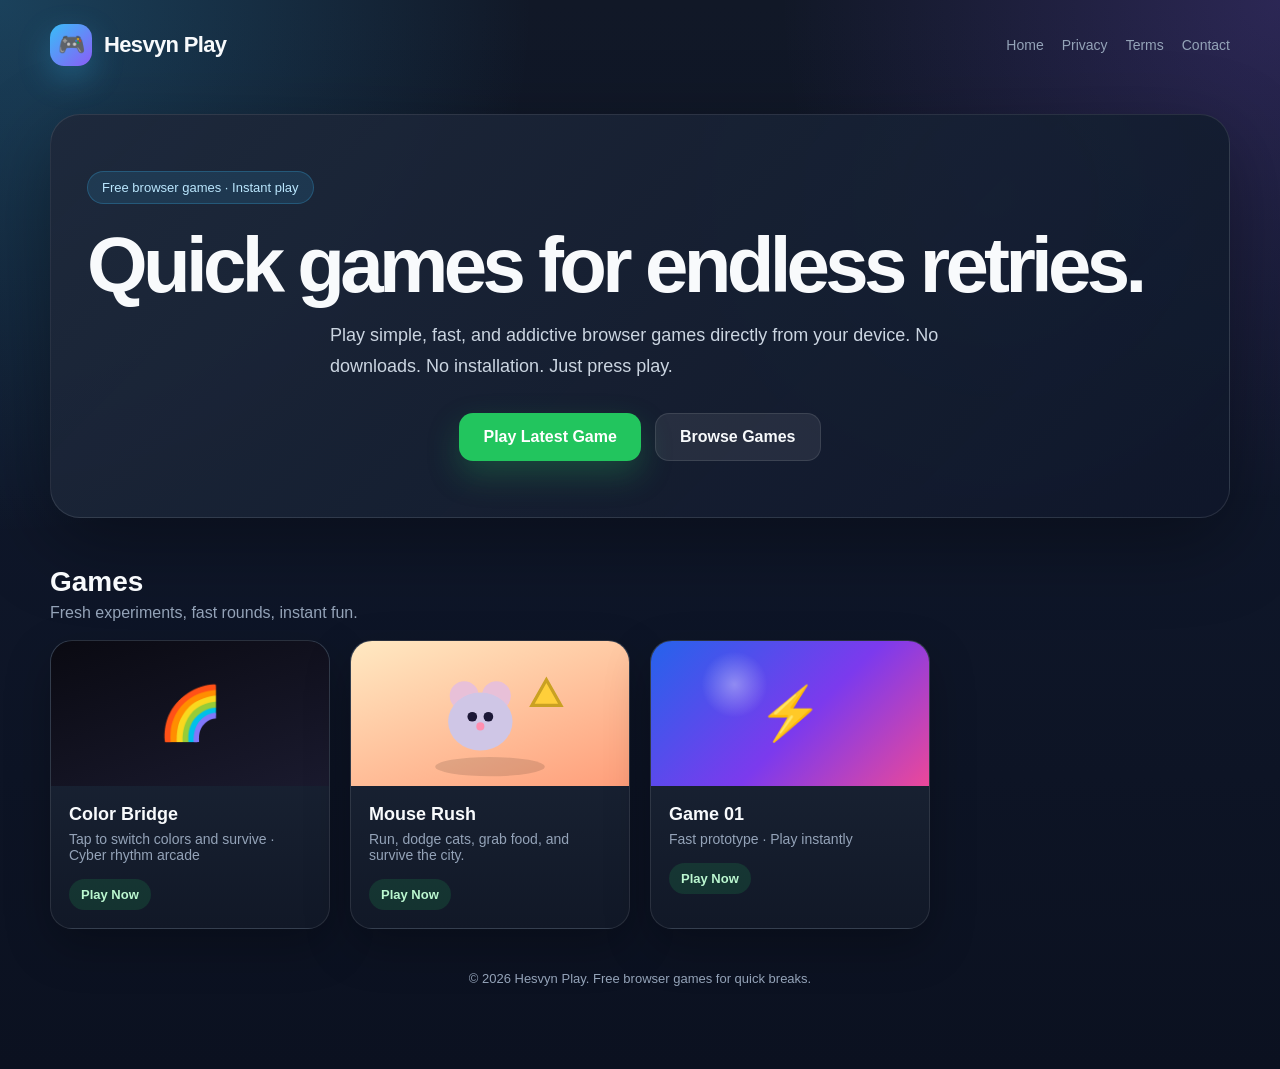
<file: index.html>
<!DOCTYPE html>
<html lang="en">
<head>
  <meta charset="UTF-8" />
  <meta name="viewport" content="width=device-width, initial-scale=1.0" />
  <title>Hesvyn Play | Free Browser Games</title>
  <link rel="stylesheet" href="style.css" />
</head>
<body>
  <header class="site-header">
    <a class="logo" href="./">
      <span class="logo-mark">🎮</span>
      <span>Hesvyn Play</span>
    </a>
    <nav class="nav">
      <a href="./">Home</a>
      <a href="./privacy.html">Privacy</a>
      <a href="./terms.html">Terms</a>
      <a href="./contact.html">Contact</a>
    </nav>
  </header>
  <main class="container">
    <section class="hero">
      <span class="hero-badge">Free browser games · Instant play</span>
      <h1>Quick games for endless retries.</h1>
      <p>
        Play simple, fast, and addictive browser games directly from your device.
        No downloads. No installation. Just press play.
      </p>
      <div class="hero-actions">
        <a class="btn btn-primary" href="./games/color-bridge/">Play Latest Game</a>
        <a class="btn btn-secondary" href="#games">Browse Games</a>
      </div>
    </section>
    <section id="games">
      <div class="section-title">
        <div>
          <h2>Games</h2>
          <p>Fresh experiments, fast rounds, instant fun.</p>
        </div>
      </div>
<div class="games-grid">
  <a class="game-card" href="./games/color-bridge/">
    <div class="game-thumb" style="background:linear-gradient(160deg,#0a0a12,#1a1a2e);">🌈</div>
    <div class="game-info">
      <strong>Color Bridge</strong>
      <span>Tap to switch colors and survive · Cyber rhythm arcade</span>
      <div class="play-pill">Play Now</div>
    </div>
  </a>
  <a class="game-card" href="./games/mouse-rush/">
    <div class="game-thumb" style="background:linear-gradient(160deg,#ffe9c2,#ff9e7a);">
      <svg viewBox="0 0 120 90" width="100%" height="100%" aria-hidden="true">
        <ellipse cx="60" cy="78" rx="34" ry="6" fill="rgba(0,0,0,.12)"/>
        <circle cx="44" cy="34" r="9" fill="#e8c0d8"/>
        <circle cx="64" cy="34" r="9" fill="#e8c0d8"/>
        <ellipse cx="54" cy="50" rx="20" ry="18" fill="#cfc6e6"/>
        <circle cx="49" cy="47" r="3" fill="#1c1736"/>
        <circle cx="59" cy="47" r="3" fill="#1c1736"/>
        <circle cx="54" cy="53" r="2.5" fill="#ff8fb0"/>
        <polygon points="86,40 104,40 95,24" fill="#ffcf3a" stroke="#caa122" stroke-width="2"/>
      </svg>
    </div>
    <div class="game-info">
      <strong>Mouse Rush</strong>
      <span>Run, dodge cats, grab food, and survive the city.</span>
      <div class="play-pill">Play Now</div>
    </div>
  </a>
  <a class="game-card" href="./games/game01/">
    <div class="game-thumb">⚡</div>
    <div class="game-info">
      <strong>Game 01</strong>
      <span>Fast prototype · Play instantly</span>
      <div class="play-pill">Play Now</div>
    </div>
  </a>
</div>
    </section>
    <p class="footer-note">
      © 2026 Hesvyn Play. Free browser games for quick breaks.
    </p>
  </main>
</body>
</html>
</file>
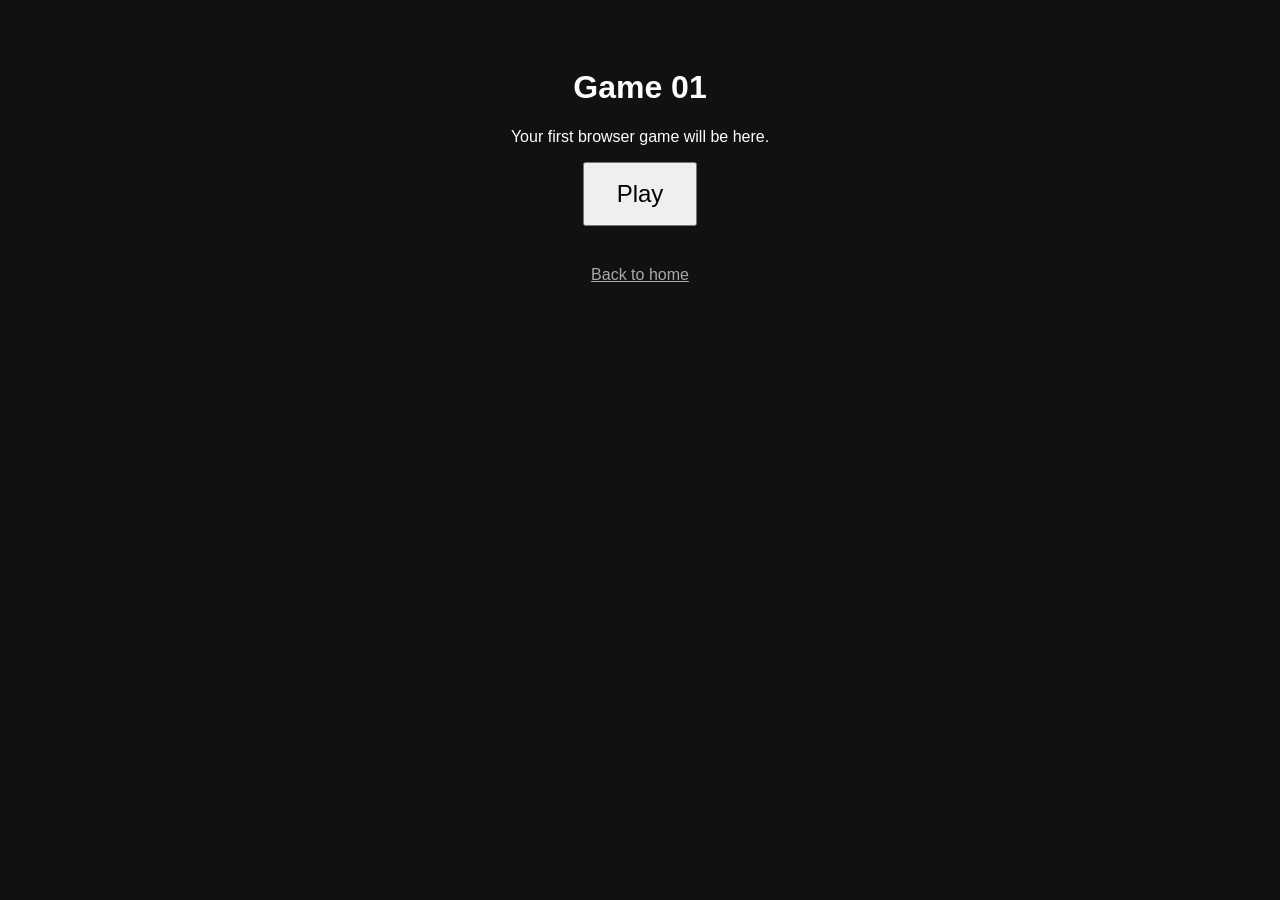
<file: games/game01/index.html>
<!DOCTYPE html>
<html lang="en">
<head>
  <meta charset="UTF-8">
  <meta name="viewport" content="width=device-width, initial-scale=1.0">
  <title>Game 01</title>
</head>
<body style="background:#111; color:white; font-family:Arial; text-align:center; padding:40px;">
  <h1>Game 01</h1>
  <p>Your first browser game will be here.</p>

  <button onclick="alert('Game start!')" style="font-size:24px; padding:16px 32px;">
    Play
  </button>

  <p style="margin-top:40px;">
    <a href="../../" style="color:#aaa;">Back to home</a>
  </p>
</body>
</html>
</file>
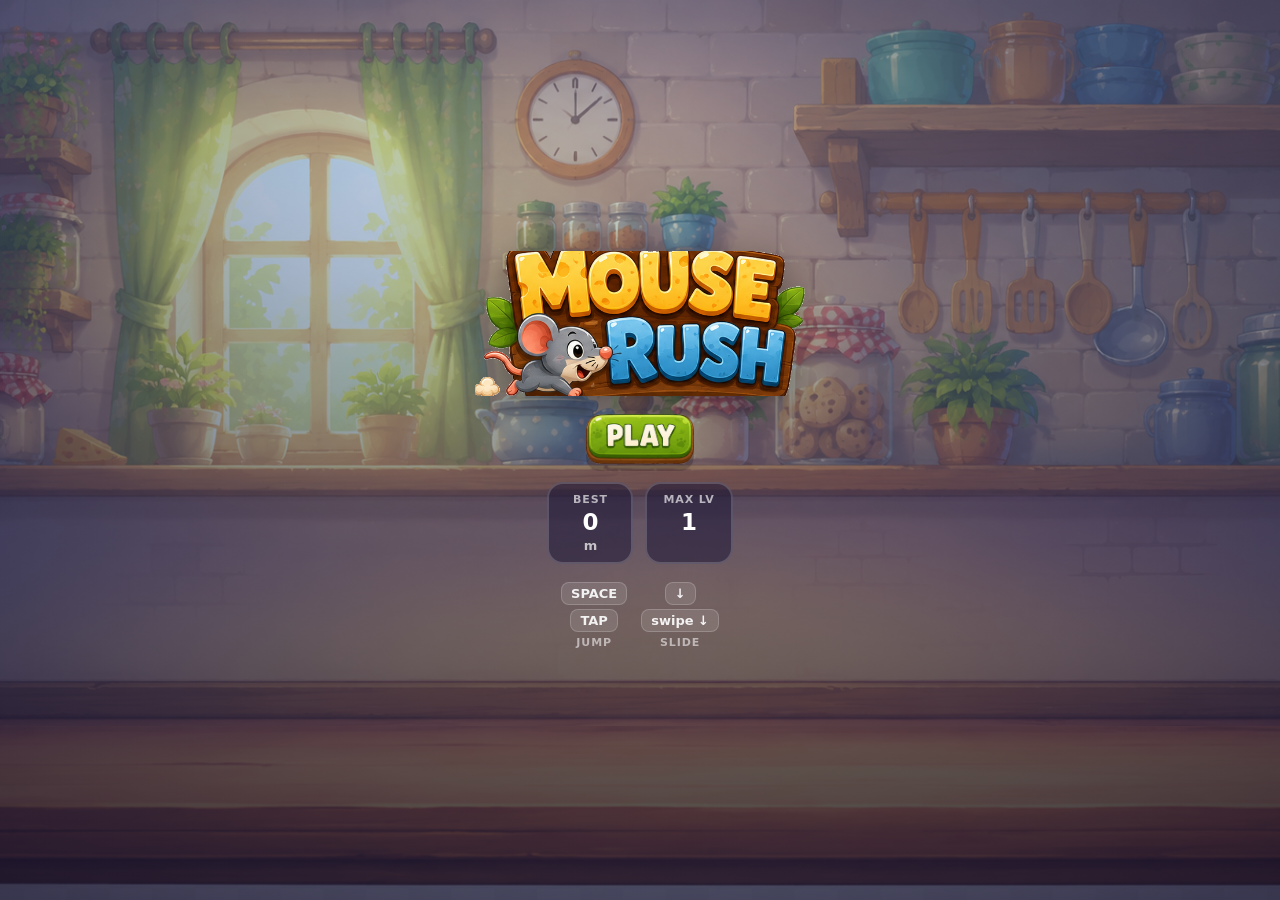
<file: games/mouse-rush/index.html>
<!DOCTYPE html>
<html lang="ja">
<head>
<meta charset="UTF-8" />
<meta name="viewport" content="width=device-width, initial-scale=1.0, maximum-scale=1.0, user-scalable=no, viewport-fit=cover" />
<meta name="theme-color" content="#2a2350" />
<title>Mouse Rush</title>
<link rel="stylesheet" href="style.css" />
</head>
<body>
<div id="app">
  <canvas id="game"></canvas>

  <!-- ===== Loading screen ===== -->
  <div id="loading" class="screen">
    <div class="loading-card">
      <div class="loading-mouse" aria-hidden="true"></div>
      <div class="loading-title">Mouse Rush</div>
      <div class="loading-bar"><div id="loadingFill" class="loading-fill"></div></div>
      <div id="loadingPct" class="loading-pct">0%</div>
    </div>
  </div>

  <!-- ===== In-game HUD ===== -->
  <div id="hud" class="hidden">
    <div class="hud-left">
      <div class="hud-panel panel-score">
        <span class="hud-k">SCORE</span>
        <span id="hudScore" class="hud-v">0</span>
      </div>
      <div class="hud-sub">
        <div class="hud-panel small panel-level">
          <span class="hud-k">LV</span>
          <span id="hudLevel" class="hud-v">1</span>
        </div>
        <div class="hud-panel small panel-world">
          <span id="hudWorld" class="hud-v world">Kitchen</span>
        </div>
      </div>
    </div>
    <div class="hud-right">
      <div class="hud-panel panel-cheese">
        <span class="cheese-icon" aria-hidden="true"></span>
        <span id="hudCheese" class="hud-v">0</span>
      </div>
    </div>
  </div>

  <!-- ===== Title screen ===== -->
  <div id="title" class="screen hidden">
    <div class="title-card">
      <img id="logoImg" class="logo-img" src="assets/ui/logo.png" alt="Mouse Rush"
           onerror="this.style.display='none';document.getElementById('logoText').style.display='block';" />
      <h1 id="logoText" class="logo-text" style="display:none;">Mouse&nbsp;Rush</h1>

      <button id="playBtn" class="btn btn-img" aria-label="Play">
        <img class="btn-png" src="assets/ui/button_play.png" alt=""
             onerror="this.style.display='none';this.nextElementSibling.style.display='flex';" />
        <span class="btn-fallback play-fallback" style="display:none;">▶</span>
      </button>

      <div class="best-row">
        <div class="best-item panel-best-score">
          <span class="best-k">BEST</span><span id="titleBest">0</span><span class="m">m</span>
        </div>
        <div class="best-item panel-best-level">
          <span class="best-k">MAX LV</span><span id="titleMaxLv">1</span>
        </div>
      </div>

      <div class="how">
        <div class="how-item"><span class="key">SPACE</span><span class="key">TAP</span><small>jump</small></div>
        <div class="how-item"><span class="key">↓</span><span class="key">swipe ↓</span><small>slide</small></div>
      </div>
    </div>
  </div>

  <!-- ===== Game over screen ===== -->
  <div id="over" class="screen hidden">
    <div class="over-card">
      <div class="over-title">GAME OVER</div>
      <div class="over-stats">
        <div class="stat big"><span id="overScore">0</span><span class="m">m</span></div>
        <div class="stat-row">
          <div class="stat"><span class="stat-k">LV</span><span id="overLevel">1</span></div>
          <div class="stat"><span class="cheese-icon" aria-hidden="true"></span><span id="overCheese">0</span></div>
          <div class="stat"><span class="stat-k">BEST</span><span id="overBest">0</span></div>
        </div>
        <div id="newBest" class="new-best hidden">NEW BEST!</div>
      </div>

      <div class="over-actions">
        <button id="retryBtn" class="btn btn-img" aria-label="Retry">
          <img class="btn-png" src="assets/ui/button_retry.png" alt=""
               onerror="this.style.display='none';this.nextElementSibling.style.display='flex';" />
          <span class="btn-fallback" style="display:none;">↺</span>
        </button>
        <a id="homeBtn" class="btn btn-img" href="../../" aria-label="Home">
          <img class="btn-png" src="assets/ui/button_home.png" alt=""
               onerror="this.style.display='none';this.nextElementSibling.style.display='flex';" />
          <span class="btn-fallback" style="display:none;">⌂</span>
        </a>
      </div>
    </div>
  </div>
</div>

<script src="game.js"></script>
</body>
</html>
</file>
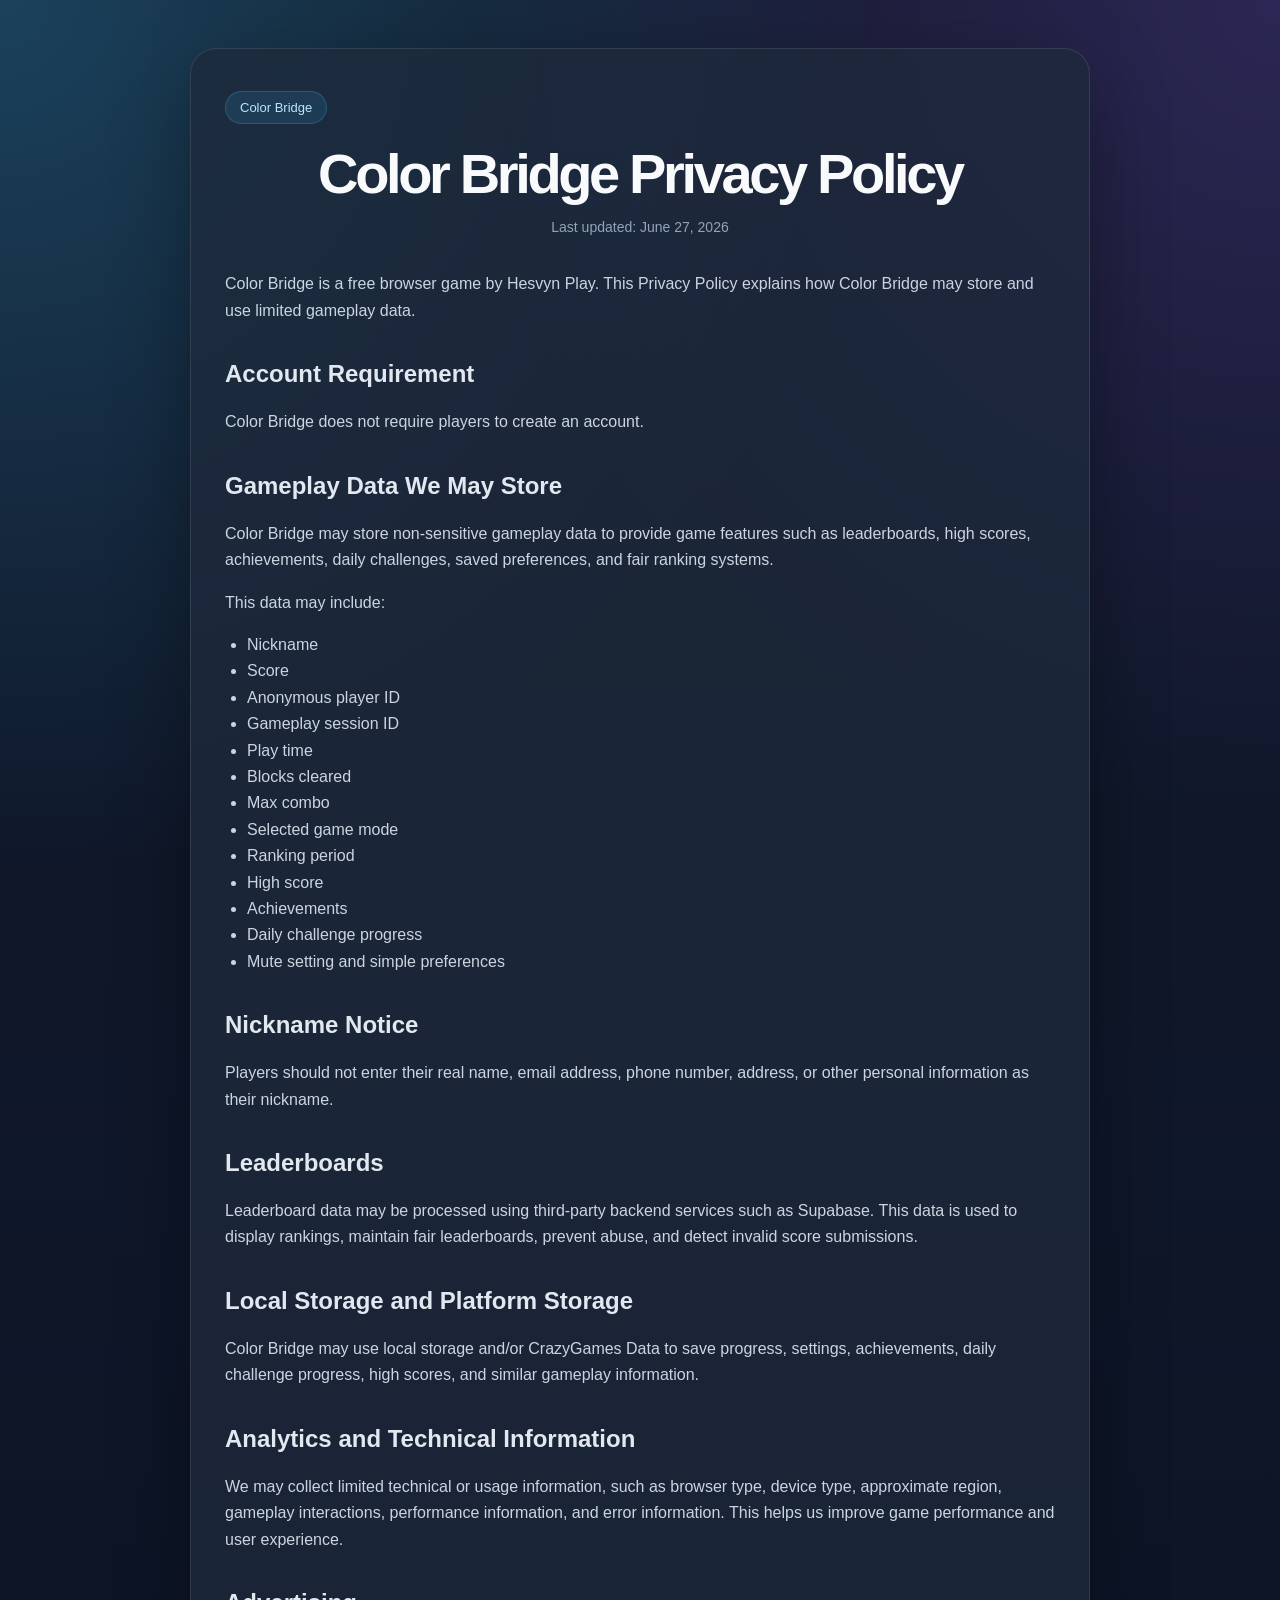
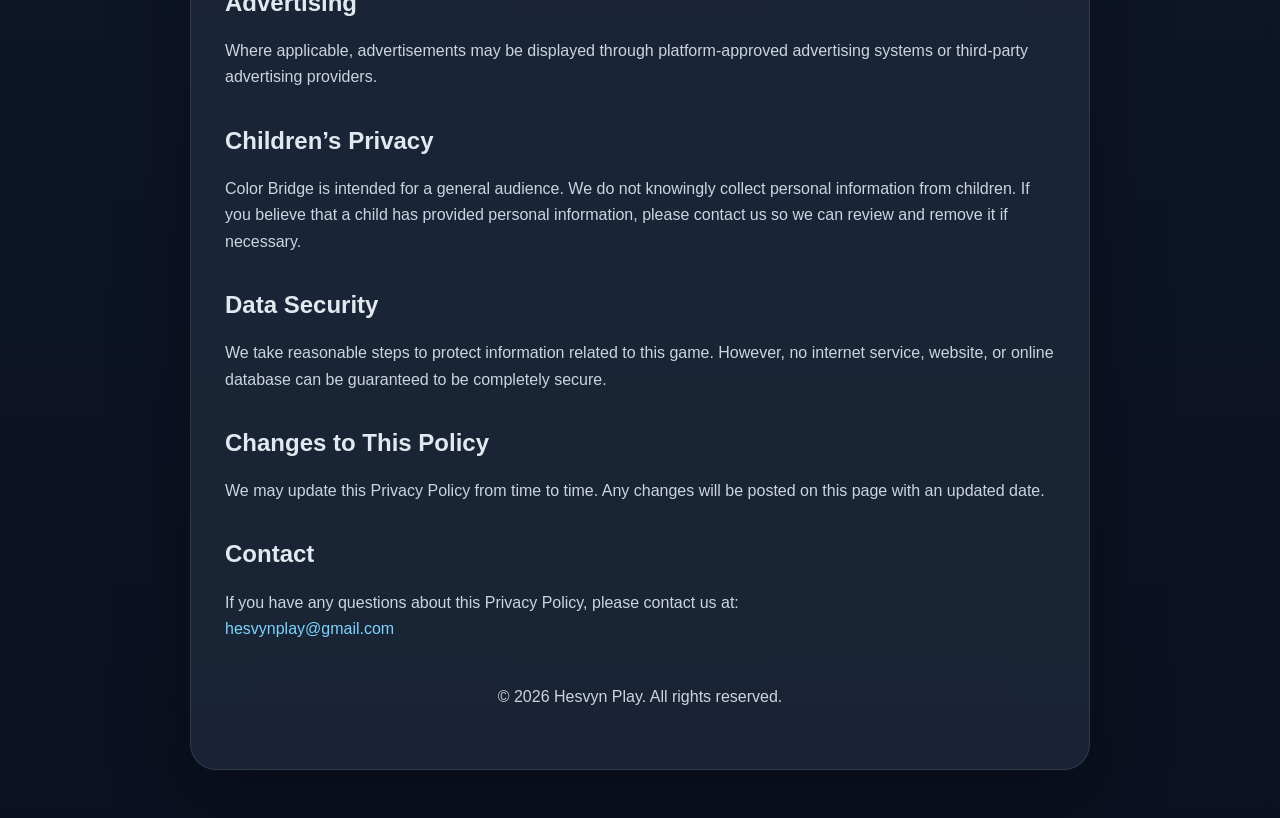
<file: games/color-bridge/privacy/index.html>
<!DOCTYPE html>
<html lang="en">
<head>
  <meta charset="UTF-8">
  <meta name="viewport" content="width=device-width, initial-scale=1.0">
  <meta name="robots" content="noindex, nofollow">
  <title>Color Bridge Privacy Policy</title>
  <link rel="stylesheet" href="../../../style.css">

  <style>
    .privacy-only {
      min-height: 100vh;
      display: flex;
      align-items: flex-start;
      justify-content: center;
      padding: 48px 16px;
      box-sizing: border-box;
    }

    .privacy-card {
      width: min(900px, 100%);
      box-sizing: border-box;
    }

    .privacy-card * {
      box-sizing: border-box;
    }

    .privacy-card h1 {
      margin-top: 18px;
      font-size: clamp(28px, 7vw, 56px);
      line-height: 1.15;
      text-align: center;
      word-break: break-word;
    }

    .privacy-card h2 {
      font-size: clamp(18px, 4.5vw, 24px);
      line-height: 1.3;
    }

    .privacy-card p,
    .privacy-card li {
      font-size: clamp(14px, 3.6vw, 16px);
      line-height: 1.65;
      overflow-wrap: anywhere;
    }

    .privacy-card ul {
      padding-left: 22px;
      margin: 8px 0 20px;
    }

    .privacy-card .policy-date {
      text-align: center;
      color: var(--muted);
      margin-top: -8px;
      margin-bottom: 32px;
      font-size: 14px;
    }

    .privacy-card .policy-badge {
      display: inline-flex;
      align-items: center;
      gap: 8px;
      padding: 8px 14px;
      border-radius: 999px;
      background: rgba(56, 189, 248, 0.12);
      color: #bae6fd;
      font-size: 13px;
      border: 1px solid rgba(56, 189, 248, 0.25);
      max-width: 100%;
    }

    .privacy-card .contact-email {
      color: #7dd3fc;
      border-bottom: none;
      word-break: break-word;
    }

    @media (max-width: 600px) {
      .privacy-only {
        padding: 24px 12px;
      }

      .privacy-card {
        padding: 22px 18px;
      }

      .privacy-card .policy-date {
        margin-bottom: 24px;
      }
    }
  </style>

</head>

<body>
  <main class="privacy-only">
    <section class="page-card privacy-card">
      <span class="policy-badge">Color Bridge</span>

      <h1>Color Bridge Privacy Policy</h1>
      <p class="policy-date">Last updated: June 27, 2026</p>

      <p>
        Color Bridge is a free browser game by Hesvyn Play. This Privacy Policy explains how Color Bridge may store and use limited gameplay data.
      </p>

      <h2>Account Requirement</h2>
      <p>
        Color Bridge does not require players to create an account.
      </p>

      <h2>Gameplay Data We May Store</h2>
      <p>
        Color Bridge may store non-sensitive gameplay data to provide game features such as leaderboards, high scores, achievements, daily challenges, saved preferences, and fair ranking systems.
      </p>

      <p>This data may include:</p>
      <ul>
        <li>Nickname</li>
        <li>Score</li>
        <li>Anonymous player ID</li>
        <li>Gameplay session ID</li>
        <li>Play time</li>
        <li>Blocks cleared</li>
        <li>Max combo</li>
        <li>Selected game mode</li>
        <li>Ranking period</li>
        <li>High score</li>
        <li>Achievements</li>
        <li>Daily challenge progress</li>
        <li>Mute setting and simple preferences</li>
      </ul>

      <h2>Nickname Notice</h2>
      <p>
        Players should not enter their real name, email address, phone number, address, or other personal information as their nickname.
      </p>

      <h2>Leaderboards</h2>
      <p>
        Leaderboard data may be processed using third-party backend services such as Supabase. This data is used to display rankings, maintain fair leaderboards, prevent abuse, and detect invalid score submissions.
      </p>

      <h2>Local Storage and Platform Storage</h2>
      <p>
        Color Bridge may use local storage and/or CrazyGames Data to save progress, settings, achievements, daily challenge progress, high scores, and similar gameplay information.
      </p>

      <h2>Analytics and Technical Information</h2>
      <p>
        We may collect limited technical or usage information, such as browser type, device type, approximate region, gameplay interactions, performance information, and error information. This helps us improve game performance and user experience.
      </p>

      <h2>Advertising</h2>
      <p>
        Where applicable, advertisements may be displayed through platform-approved advertising systems or third-party advertising providers.
      </p>

      <h2>Children’s Privacy</h2>
      <p>
        Color Bridge is intended for a general audience. We do not knowingly collect personal information from children. If you believe that a child has provided personal information, please contact us so we can review and remove it if necessary.
      </p>

      <h2>Data Security</h2>
      <p>
        We take reasonable steps to protect information related to this game. However, no internet service, website, or online database can be guaranteed to be completely secure.
      </p>

      <h2>Changes to This Policy</h2>
      <p>
        We may update this Privacy Policy from time to time. Any changes will be posted on this page with an updated date.
      </p>

      <h2>Contact</h2>
      <p>
        If you have any questions about this Privacy Policy, please contact us at:
        <br>
        <span class="contact-email">hesvynplay@gmail.com</span>
      </p>

      <p class="footer-note">© 2026 Hesvyn Play. All rights reserved.</p>
    </section>
  </main>
</body>
</html>
</file>
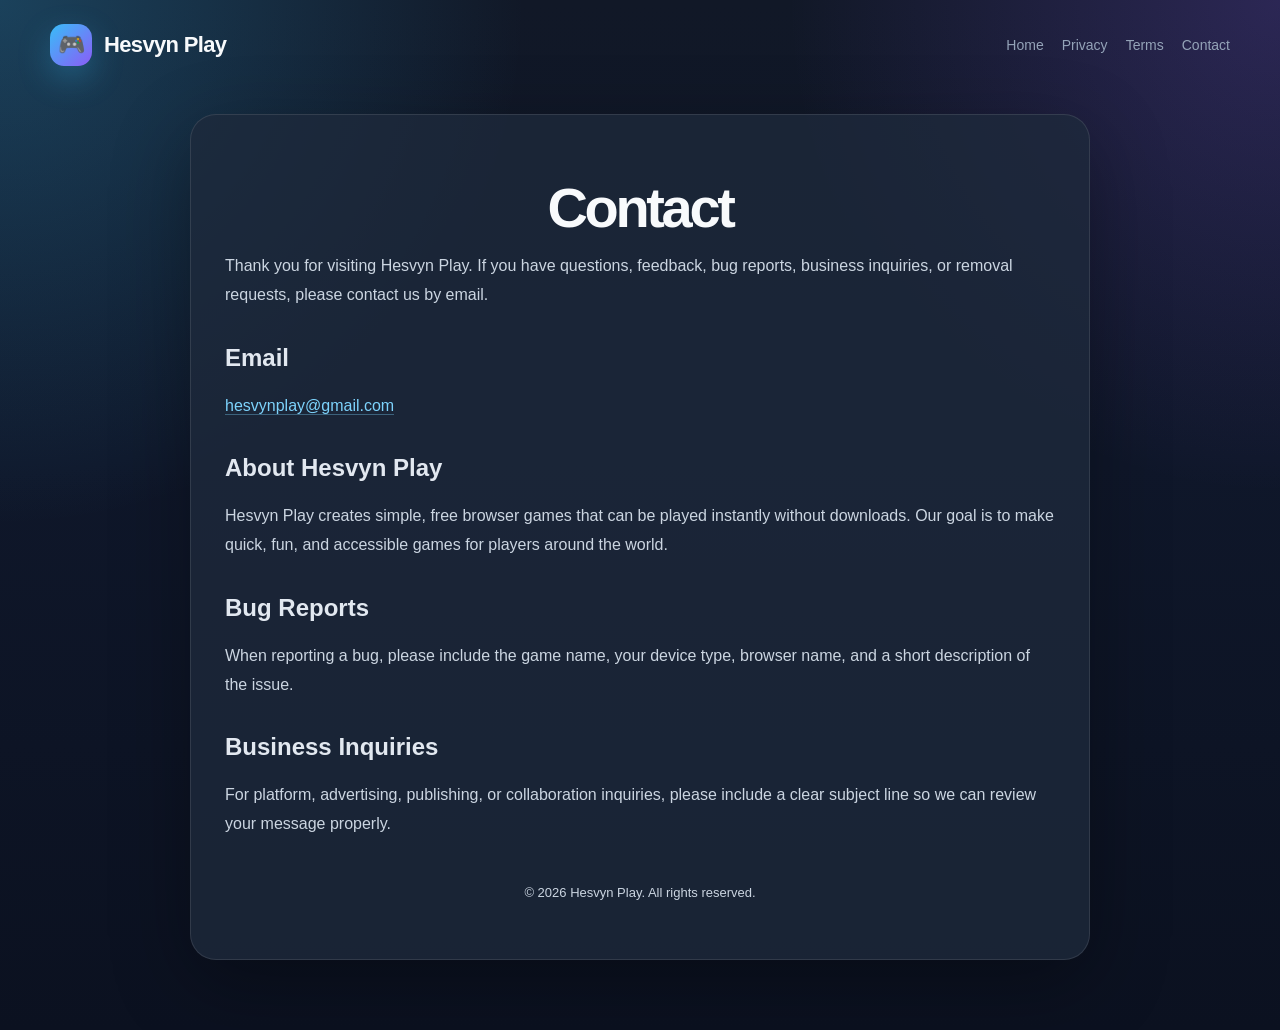
<file: contact.html>
<!DOCTYPE html>
<html lang="en">
<head>
  <meta charset="UTF-8" />
  <meta name="viewport" content="width=device-width, initial-scale=1.0" />

  <title>Contact | Hesvyn Play</title>

  <link rel="stylesheet" href="style.css" />
</head>

<body>
  <header class="site-header">
    <a class="logo" href="./">
      <span class="logo-mark">🎮</span>
      <span>Hesvyn Play</span>
    </a>

    <nav class="nav">
      <a href="./">Home</a>
      <a href="./privacy.html">Privacy</a>
      <a href="./terms.html">Terms</a>
      <a href="./contact.html">Contact</a>
    </nav>
  </header>

  <main class="container">
    <section class="page-card">
      <h1>Contact</h1>

      <p>
        Thank you for visiting Hesvyn Play.
        If you have questions, feedback, bug reports, business inquiries, or removal requests,
        please contact us by email.
      </p>

      <h2>Email</h2>
      <p>
        <a href="mailto:hesvynplay@gmail.com">hesvynplay@gmail.com</a>
      </p>

      <h2>About Hesvyn Play</h2>
      <p>
        Hesvyn Play creates simple, free browser games that can be played instantly without downloads.
        Our goal is to make quick, fun, and accessible games for players around the world.
      </p>

      <h2>Bug Reports</h2>
      <p>
        When reporting a bug, please include the game name, your device type, browser name,
        and a short description of the issue.
      </p>

      <h2>Business Inquiries</h2>
      <p>
        For platform, advertising, publishing, or collaboration inquiries,
        please include a clear subject line so we can review your message properly.
      </p>

      <p class="footer-note">© 2026 Hesvyn Play. All rights reserved.</p>
    </section>
  </main>
</body>
</html>
</file>
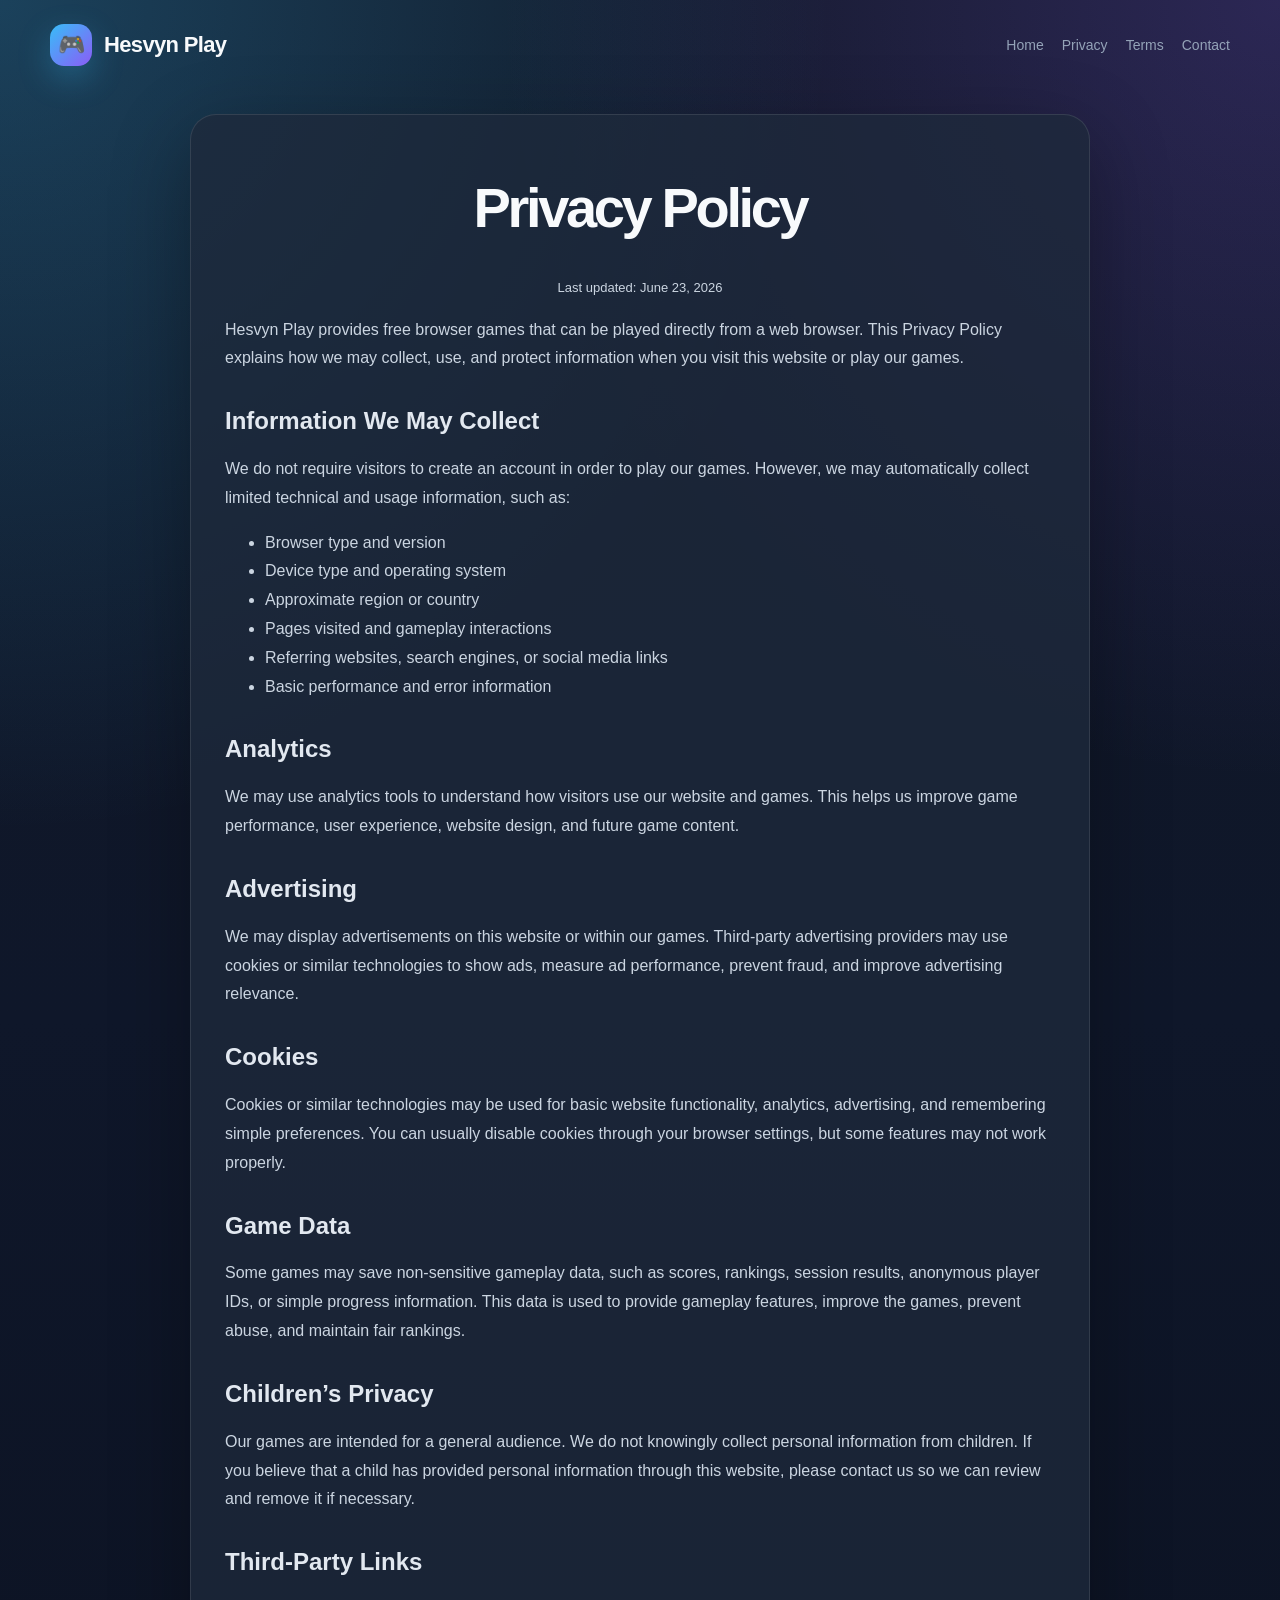
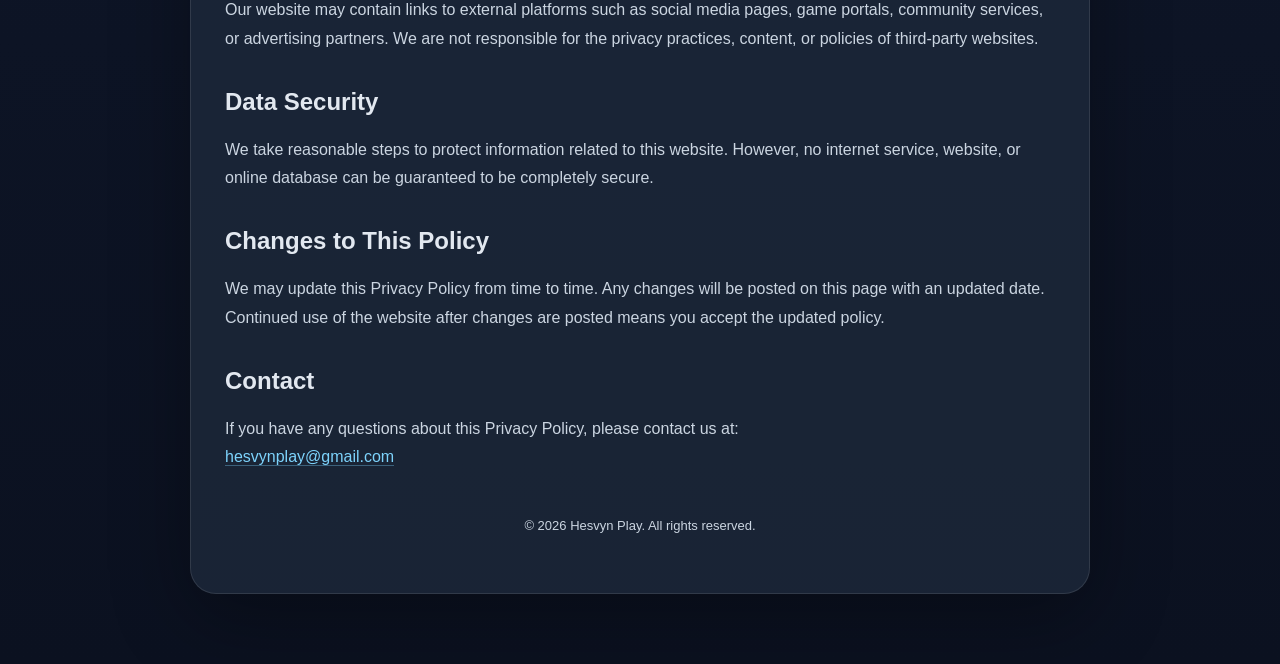
<file: privacy.html>
<!DOCTYPE html>
<html lang="en">
<head>
  <meta charset="UTF-8" />
  <meta name="viewport" content="width=device-width, initial-scale=1.0" />

  <title>Privacy Policy | Hesvyn Play</title>

  <link rel="stylesheet" href="style.css" />
</head>

<body>
  <header class="site-header">
    <a class="logo" href="./">
      <span class="logo-mark">🎮</span>
      <span>Hesvyn Play</span>
    </a>

    <nav class="nav">
      <a href="./">Home</a>
      <a href="./privacy.html">Privacy</a>
      <a href="./terms.html">Terms</a>
      <a href="./contact.html">Contact</a>
    </nav>
  </header>

  <main class="container">
    <section class="page-card">
      <h1>Privacy Policy</h1>

      <p class="footer-note">Last updated: June 23, 2026</p>

      <p>
        Hesvyn Play provides free browser games that can be played directly from a web browser.
        This Privacy Policy explains how we may collect, use, and protect information when you visit
        this website or play our games.
      </p>

      <h2>Information We May Collect</h2>
      <p>
        We do not require visitors to create an account in order to play our games.
        However, we may automatically collect limited technical and usage information, such as:
      </p>

      <ul>
        <li>Browser type and version</li>
        <li>Device type and operating system</li>
        <li>Approximate region or country</li>
        <li>Pages visited and gameplay interactions</li>
        <li>Referring websites, search engines, or social media links</li>
        <li>Basic performance and error information</li>
      </ul>

      <h2>Analytics</h2>
      <p>
        We may use analytics tools to understand how visitors use our website and games.
        This helps us improve game performance, user experience, website design, and future game content.
      </p>

      <h2>Advertising</h2>
      <p>
        We may display advertisements on this website or within our games.
        Third-party advertising providers may use cookies or similar technologies to show ads,
        measure ad performance, prevent fraud, and improve advertising relevance.
      </p>

      <h2>Cookies</h2>
      <p>
        Cookies or similar technologies may be used for basic website functionality, analytics,
        advertising, and remembering simple preferences.
        You can usually disable cookies through your browser settings, but some features may not work properly.
      </p>

      <h2>Game Data</h2>
      <p>
        Some games may save non-sensitive gameplay data, such as scores, rankings, session results,
        anonymous player IDs, or simple progress information.
        This data is used to provide gameplay features, improve the games, prevent abuse, and maintain fair rankings.
      </p>

      <h2>Children’s Privacy</h2>
      <p>
        Our games are intended for a general audience.
        We do not knowingly collect personal information from children.
        If you believe that a child has provided personal information through this website,
        please contact us so we can review and remove it if necessary.
      </p>

      <h2>Third-Party Links</h2>
      <p>
        Our website may contain links to external platforms such as social media pages, game portals,
        community services, or advertising partners.
        We are not responsible for the privacy practices, content, or policies of third-party websites.
      </p>

      <h2>Data Security</h2>
      <p>
        We take reasonable steps to protect information related to this website.
        However, no internet service, website, or online database can be guaranteed to be completely secure.
      </p>

      <h2>Changes to This Policy</h2>
      <p>
        We may update this Privacy Policy from time to time.
        Any changes will be posted on this page with an updated date.
        Continued use of the website after changes are posted means you accept the updated policy.
      </p>

      <h2>Contact</h2>
      <p>
        If you have any questions about this Privacy Policy, please contact us at:
        <br />
        <a href="mailto:hesvynplay@gmail.com">hesvynplay@gmail.com</a>
      </p>

      <p class="footer-note">© 2026 Hesvyn Play. All rights reserved.</p>
    </section>
  </main>
</body>
</html>
</file>
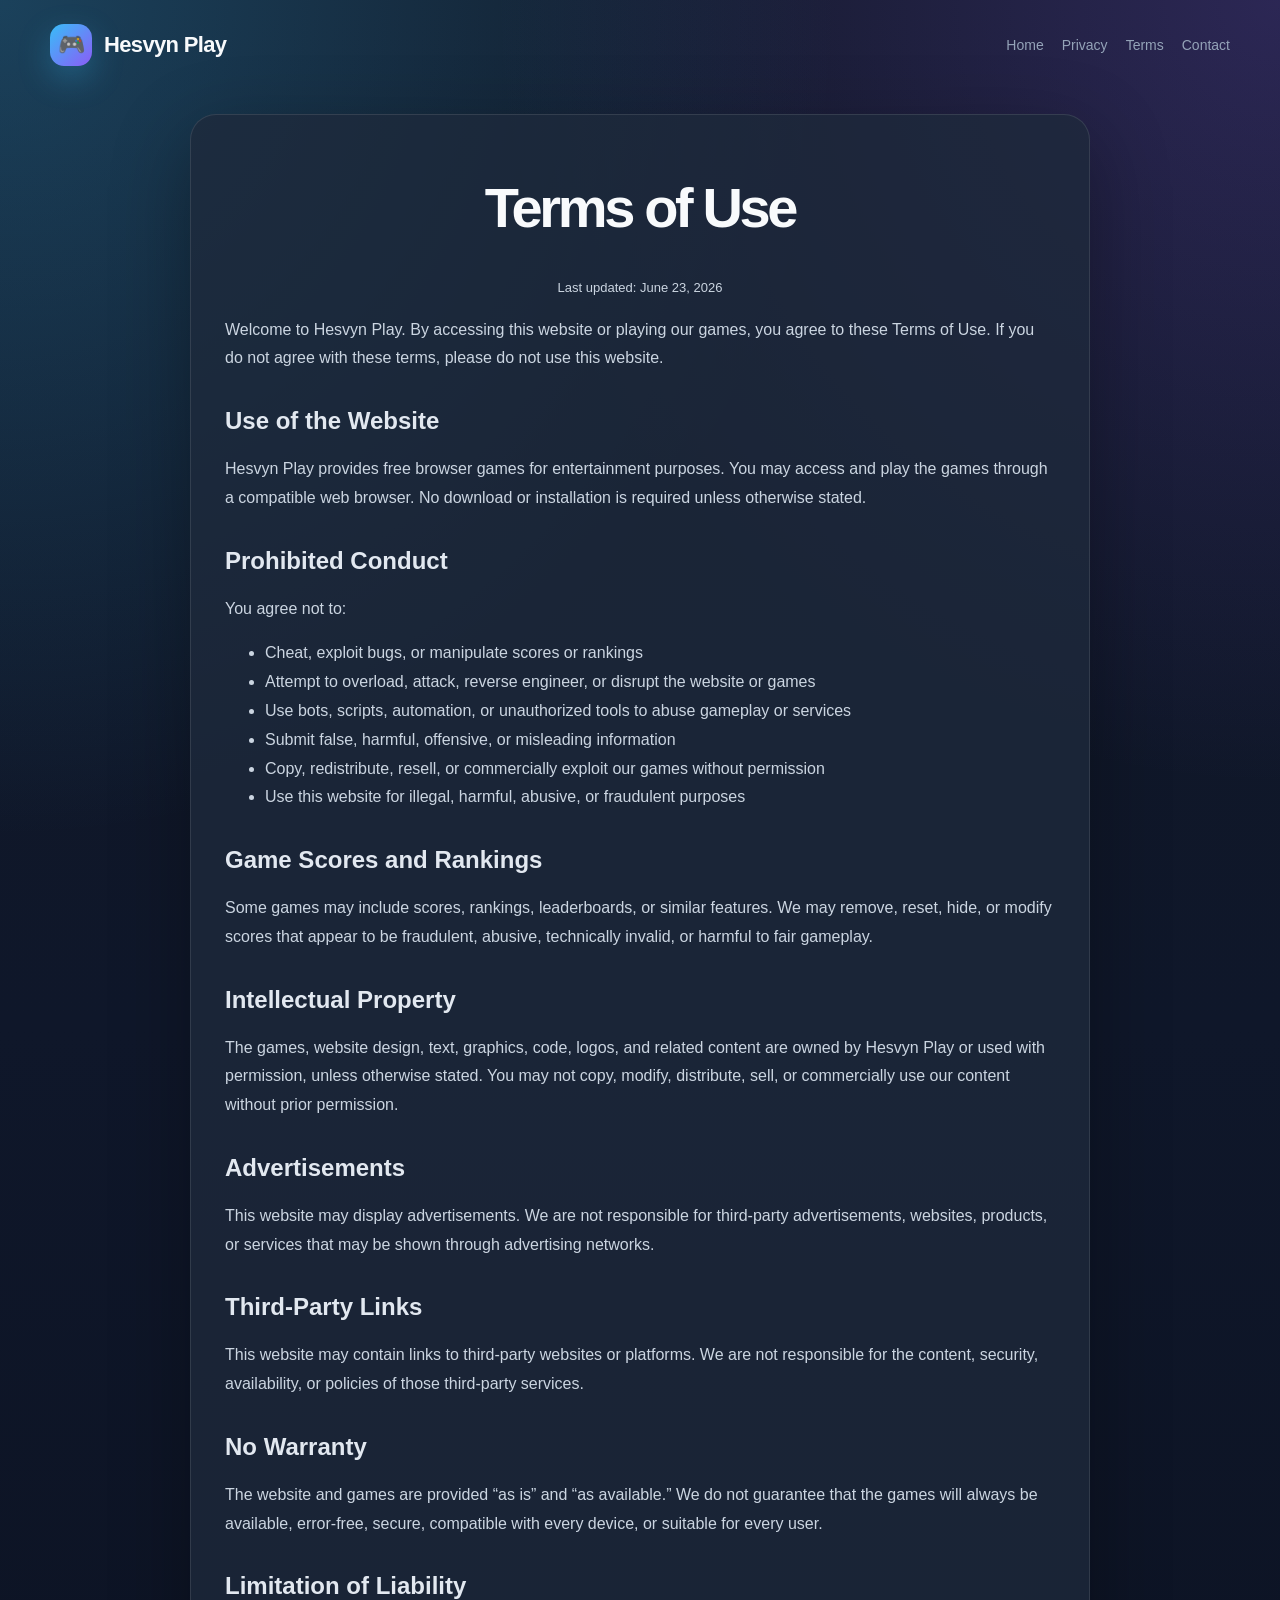
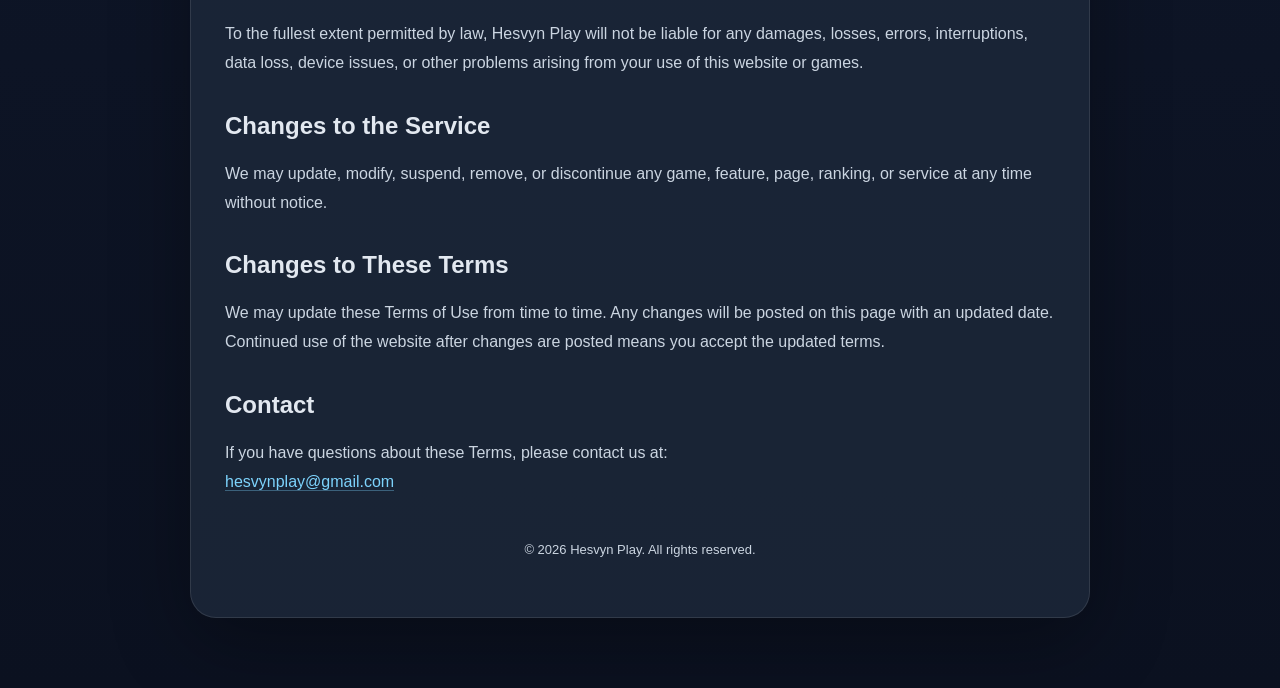
<file: terms.html>
<!DOCTYPE html>
<html lang="en">
<head>
  <meta charset="UTF-8" />
  <meta name="viewport" content="width=device-width, initial-scale=1.0" />

  <title>Terms of Use | Hesvyn Play</title>

  <link rel="stylesheet" href="style.css" />
</head>

<body>
  <header class="site-header">
    <a class="logo" href="./">
      <span class="logo-mark">🎮</span>
      <span>Hesvyn Play</span>
    </a>

    <nav class="nav">
      <a href="./">Home</a>
      <a href="./privacy.html">Privacy</a>
      <a href="./terms.html">Terms</a>
      <a href="./contact.html">Contact</a>
    </nav>
  </header>

  <main class="container">
    <section class="page-card">
      <h1>Terms of Use</h1>

      <p class="footer-note">Last updated: June 23, 2026</p>

      <p>
        Welcome to Hesvyn Play.
        By accessing this website or playing our games, you agree to these Terms of Use.
        If you do not agree with these terms, please do not use this website.
      </p>

      <h2>Use of the Website</h2>
      <p>
        Hesvyn Play provides free browser games for entertainment purposes.
        You may access and play the games through a compatible web browser.
        No download or installation is required unless otherwise stated.
      </p>

      <h2>Prohibited Conduct</h2>
      <p>You agree not to:</p>

      <ul>
        <li>Cheat, exploit bugs, or manipulate scores or rankings</li>
        <li>Attempt to overload, attack, reverse engineer, or disrupt the website or games</li>
        <li>Use bots, scripts, automation, or unauthorized tools to abuse gameplay or services</li>
        <li>Submit false, harmful, offensive, or misleading information</li>
        <li>Copy, redistribute, resell, or commercially exploit our games without permission</li>
        <li>Use this website for illegal, harmful, abusive, or fraudulent purposes</li>
      </ul>

      <h2>Game Scores and Rankings</h2>
      <p>
        Some games may include scores, rankings, leaderboards, or similar features.
        We may remove, reset, hide, or modify scores that appear to be fraudulent, abusive,
        technically invalid, or harmful to fair gameplay.
      </p>

      <h2>Intellectual Property</h2>
      <p>
        The games, website design, text, graphics, code, logos, and related content are owned by Hesvyn Play
        or used with permission, unless otherwise stated.
        You may not copy, modify, distribute, sell, or commercially use our content without prior permission.
      </p>

      <h2>Advertisements</h2>
      <p>
        This website may display advertisements.
        We are not responsible for third-party advertisements, websites, products, or services
        that may be shown through advertising networks.
      </p>

      <h2>Third-Party Links</h2>
      <p>
        This website may contain links to third-party websites or platforms.
        We are not responsible for the content, security, availability, or policies of those third-party services.
      </p>

      <h2>No Warranty</h2>
      <p>
        The website and games are provided “as is” and “as available.”
        We do not guarantee that the games will always be available, error-free, secure,
        compatible with every device, or suitable for every user.
      </p>

      <h2>Limitation of Liability</h2>
      <p>
        To the fullest extent permitted by law, Hesvyn Play will not be liable for any damages,
        losses, errors, interruptions, data loss, device issues, or other problems arising from your use of this website or games.
      </p>

      <h2>Changes to the Service</h2>
      <p>
        We may update, modify, suspend, remove, or discontinue any game, feature, page,
        ranking, or service at any time without notice.
      </p>

      <h2>Changes to These Terms</h2>
      <p>
        We may update these Terms of Use from time to time.
        Any changes will be posted on this page with an updated date.
        Continued use of the website after changes are posted means you accept the updated terms.
      </p>

      <h2>Contact</h2>
      <p>
        If you have questions about these Terms, please contact us at:
        <br />
        <a href="mailto:hesvynplay@gmail.com">hesvynplay@gmail.com</a>
      </p>

      <p class="footer-note">© 2026 Hesvyn Play. All rights reserved.</p>
    </section>
  </main>
</body>
</html>
</file>
<file: style.css>
* {
  box-sizing: border-box;
}

:root {
  --bg: #0f172a;
  --bg-soft: #16213e;
  --card: #1e293b;
  --card-hover: #27364f;
  --text: #f8fafc;
  --muted: #94a3b8;
  --accent: #38bdf8;
  --accent-2: #8b5cf6;
  --button: #22c55e;
  --button-hover: #16a34a;
  --border: rgba(255, 255, 255, 0.1);
}

body {
  margin: 0;
  font-family: Arial, Helvetica, sans-serif;
  color: var(--text);
  background:
    radial-gradient(circle at top left, rgba(56, 189, 248, 0.25), transparent 32%),
    radial-gradient(circle at top right, rgba(139, 92, 246, 0.22), transparent 30%),
    linear-gradient(180deg, #111827 0%, #0f172a 45%, #0b1120 100%);
  min-height: 100vh;
}

a {
  color: inherit;
  text-decoration: none;
}

.site-header {
  width: min(1180px, 94%);
  margin: 0 auto;
  padding: 24px 0;
  display: flex;
  justify-content: space-between;
  align-items: center;
}

.logo {
  display: flex;
  align-items: center;
  gap: 12px;
  font-weight: 800;
  font-size: 22px;
  letter-spacing: -0.03em;
}

.logo-mark {
  width: 42px;
  height: 42px;
  border-radius: 14px;
  display: grid;
  place-items: center;
  background: linear-gradient(135deg, var(--accent), var(--accent-2));
  box-shadow: 0 12px 32px rgba(56, 189, 248, 0.28);
}

.nav {
  display: flex;
  gap: 18px;
  flex-wrap: wrap;
  align-items: center;
}

.nav a {
  color: var(--muted);
  font-size: 14px;
  transition: 0.2s;
}

.nav a:hover {
  color: var(--text);
}

.container {
  width: min(1180px, 94%);
  margin: 0 auto;
  padding: 24px 0 70px;
}

.hero {
  border: 1px solid var(--border);
  border-radius: 30px;
  padding: 56px 36px;
  background:
    linear-gradient(135deg, rgba(30, 41, 59, 0.95), rgba(15, 23, 42, 0.92)),
    radial-gradient(circle at 80% 20%, rgba(56, 189, 248, 0.2), transparent 35%);
  box-shadow: 0 24px 80px rgba(0, 0, 0, 0.35);
  overflow: hidden;
}

.hero-badge {
  display: inline-flex;
  align-items: center;
  gap: 8px;
  padding: 8px 14px;
  border-radius: 999px;
  background: rgba(56, 189, 248, 0.12);
  color: #bae6fd;
  font-size: 13px;
  border: 1px solid rgba(56, 189, 248, 0.25);
}

h1 {
  font-size: clamp(42px, 7vw, 78px);
  line-height: 0.95;
  margin: 24px 0 18px;
  letter-spacing: -0.06em;
}

.hero p {
  max-width: 620px;
  color: #cbd5e1;
  font-size: 18px;
  line-height: 1.7;
  margin: 0 auto;
}

.hero-actions {
  margin-top: 32px;
  display: flex;
  gap: 14px;
  justify-content: center;
  flex-wrap: wrap;
}

.btn {
  display: inline-flex;
  justify-content: center;
  align-items: center;
  min-height: 48px;
  padding: 0 24px;
  border-radius: 14px;
  font-weight: 700;
  transition: 0.2s;
}

.btn-primary {
  background: var(--button);
  color: white;
  box-shadow: 0 14px 32px rgba(34, 197, 94, 0.25);
}

.btn-primary:hover {
  background: var(--button-hover);
  transform: translateY(-2px);
}

.btn-secondary {
  background: rgba(255, 255, 255, 0.08);
  color: var(--text);
  border: 1px solid var(--border);
}

.btn-secondary:hover {
  background: rgba(255, 255, 255, 0.13);
  transform: translateY(-2px);
}

.section-title {
  margin: 48px 0 18px;
  display: flex;
  justify-content: space-between;
  align-items: end;
  gap: 16px;
}

.section-title h2 {
  font-size: 28px;
  margin: 0;
}

.section-title p {
  color: var(--muted);
  margin: 6px 0 0;
}

.games-grid {
  display: grid;
  grid-template-columns: repeat(auto-fill, minmax(230px, 1fr));
  gap: 20px;
}

.game-card {
  display: block;
  background: linear-gradient(180deg, var(--card), #111827);
  border: 1px solid var(--border);
  border-radius: 22px;
  overflow: hidden;
  box-shadow: 0 18px 45px rgba(0, 0, 0, 0.25);
  transition: 0.22s;
}

.game-card:hover {
  transform: translateY(-6px);
  background: linear-gradient(180deg, var(--card-hover), #111827);
  box-shadow: 0 24px 60px rgba(0, 0, 0, 0.34);
}

.game-thumb {
  height: 145px;
  display: grid;
  place-items: center;
  font-size: 52px;
  background:
    radial-gradient(circle at 30% 30%, rgba(255, 255, 255, 0.35), transparent 15%),
    linear-gradient(135deg, #2563eb, #7c3aed 55%, #ec4899);
}

.game-info {
  padding: 18px;
}

.game-info strong {
  display: block;
  font-size: 18px;
  margin-bottom: 6px;
}

.game-info span {
  display: block;
  color: var(--muted);
  font-size: 14px;
}

.play-pill {
  margin-top: 16px;
  display: inline-flex;
  padding: 8px 12px;
  border-radius: 999px;
  background: rgba(34, 197, 94, 0.15);
  color: #bbf7d0;
  font-size: 13px;
  font-weight: 700;
}

.page-card {
  max-width: 900px;
  margin: 0 auto;
  padding: 42px 34px;
  background: rgba(30, 41, 59, 0.78);
  border: 1px solid var(--border);
  border-radius: 26px;
  box-shadow: 0 24px 80px rgba(0, 0, 0, 0.32);
  text-align: left;
}

.page-card h1 {
  font-size: clamp(34px, 5vw, 56px);
  text-align: center;
}

.page-card h2 {
  margin-top: 34px;
  color: #e2e8f0;
}

.page-card p,
.page-card li {
  color: #cbd5e1;
  line-height: 1.8;
}

.page-card a {
  color: #7dd3fc;
  border-bottom: 1px solid rgba(125, 211, 252, 0.35);
}

.footer-note {
  margin-top: 42px;
  color: var(--muted);
  font-size: 13px;
  text-align: center;
}

@media (max-width: 720px) {
  .site-header {
    flex-direction: column;
    gap: 16px;
  }

  .hero {
    padding: 42px 22px;
    text-align: center;
  }

  .page-card {
    padding: 30px 22px;
  }
}
</file>
<file: games/mouse-rush/style.css>
:root{
  --ui:#2a2350;
  --ui2:#3b2f6e;
  --pop:#ffcc3e;
  --pop2:#ff7a4d;
  --good:#5fd38a;
  --ink:#221a44;
  --sky:#bfe3ff;
  --white:#fff;
  --shadow:0 7px 0 rgba(0,0,0,.18), 0 14px 28px rgba(0,0,0,.26);
}

*{box-sizing:border-box;-webkit-tap-highlight-color:transparent;}
html,body{margin:0;height:100%;overflow:hidden;background:#10306b;}
body{
  font-family:"Baloo 2","Trebuchet MS","Segoe UI",system-ui,sans-serif;
  font-weight:800;color:var(--white);
  touch-action:none;user-select:none;-webkit-user-select:none;
}
#app{position:fixed;inset:0;}
canvas{position:absolute;inset:0;width:100%;height:100%;display:block;image-rendering:auto;}
.hidden{display:none !important;}

/* ---------- shared screen overlay ---------- */
.screen{
  position:absolute;inset:0;z-index:5;
  display:flex;align-items:center;justify-content:center;padding:24px;
  background:radial-gradient(120% 95% at 50% 12%, rgba(120,180,255,.30), rgba(20,18,46,.84));
}

/* ---------- loading ---------- */
.loading-card{display:flex;flex-direction:column;align-items:center;gap:16px;width:min(360px,80vw);text-align:center;}
.loading-mouse{
  width:70px;height:54px;background:#d7cef0;border:3px solid var(--ink);
  border-radius:50% 50% 46% 46%/60% 60% 40% 40%;position:relative;animation:bob 1s ease-in-out infinite;
}
.loading-mouse::before,.loading-mouse::after{content:"";position:absolute;top:-9px;width:24px;height:24px;border-radius:50%;background:#d7cef0;border:3px solid var(--ink);}
.loading-mouse::before{left:5px;} .loading-mouse::after{right:5px;}
@keyframes bob{0%,100%{transform:translateY(0);}50%{transform:translateY(-6px);}}
.loading-title{font-size:30px;color:var(--pop);text-shadow:2px 2px 0 var(--ink);}
.loading-bar{width:100%;height:16px;border-radius:999px;background:rgba(0,0,0,.3);border:2px solid rgba(255,255,255,.25);overflow:hidden;}
.loading-fill{height:100%;width:0%;background:linear-gradient(90deg,var(--pop),var(--pop2));transition:width .15s ease;}
.loading-pct{font-size:14px;opacity:.8;}

/* ---------- HUD ---------- */
#hud{position:absolute;inset:0;pointer-events:none;}
#hud::before{content:"";position:absolute;top:0;left:0;right:0;height:130px;background:linear-gradient(180deg,rgba(20,16,42,.4),rgba(20,16,42,0));}
.hud-left{position:absolute;top:max(12px,env(safe-area-inset-top));left:12px;display:flex;flex-direction:column;gap:8px;}
.hud-right{position:absolute;top:max(12px,env(safe-area-inset-top));right:12px;}
.hud-sub{display:flex;gap:8px;}
.hud-panel{
  display:inline-flex;align-items:center;gap:8px;
  background:linear-gradient(180deg,rgba(59,47,110,.82),rgba(28,23,54,.82));
  backdrop-filter:blur(5px);border:2px solid rgba(255,255,255,.22);
  border-radius:16px;padding:7px 14px;box-shadow:0 4px 0 rgba(0,0,0,.28);
}
.hud-panel.small{padding:6px 12px;border-radius:13px;}
.hud-k{opacity:.65;font-size:11px;letter-spacing:.08em;}
.hud-v{font-size:24px;line-height:1;}
.hud-v.world{font-size:16px;color:var(--pop);}
.panel-score .hud-v{font-size:30px;text-shadow:0 2px 0 rgba(0,0,0,.3);}
.cheese-icon{
  width:18px;height:15px;border-radius:3px 9px 3px 9px;background:var(--pop);
  border:2px solid #caa122;position:relative;box-shadow:inset 0 -2px 0 rgba(0,0,0,.18);
}
.cheese-icon::before,.cheese-icon::after{content:"";position:absolute;background:#caa122;border-radius:50%;}
.cheese-icon::before{width:3px;height:3px;top:3px;left:4px;}
.cheese-icon::after{width:2.5px;height:2.5px;bottom:3px;left:9px;}

/* ---------- buttons ---------- */
.btn{border:0;cursor:pointer;font-family:inherit;font-weight:800;background:none;padding:0;
  transition:transform .08s ease,filter .08s ease;}
.btn:active{transform:translateY(4px);}
.btn:focus-visible{outline:3px solid #fff;outline-offset:4px;border-radius:20px;}
.btn-img{position:relative;display:inline-flex;align-items:center;justify-content:center;}
.btn-png{width:108px;height:auto;display:block;filter:drop-shadow(0 7px 0 rgba(0,0,0,.18));}
.btn-fallback{
  width:96px;height:96px;border-radius:50%;background:var(--pop);color:var(--ink);
  border:3px solid var(--ink);box-shadow:var(--shadow);
  align-items:center;justify-content:center;font-size:42px;
}
.play-fallback{padding-left:6px;background:radial-gradient(circle at 38% 32%,#ffe9a0,var(--pop));}

/* ---------- title ---------- */
.title-card{display:flex;flex-direction:column;align-items:center;gap:18px;text-align:center;
  width:min(440px,92vw);animation:cardIn .45s cubic-bezier(.2,1.3,.4,1);}
@keyframes cardIn{from{transform:translateY(24px) scale(.94);opacity:0;}to{transform:none;opacity:1;}}
.logo-img{width:min(330px,78vw);height:auto;filter:drop-shadow(0 8px 16px rgba(0,0,0,.35));animation:float 2.6s ease-in-out infinite;}
.logo-text{margin:0;font-size:clamp(46px,13vw,74px);color:var(--pop);line-height:.9;
  text-shadow:3px 3px 0 var(--ink),0 6px 0 var(--pop2),0 12px 22px rgba(0,0,0,.35);}
@keyframes float{0%,100%{transform:translateY(0) rotate(-1.5deg);}50%{transform:translateY(-8px) rotate(1.5deg);}}
.btn-play .btn-png,.btn-img .btn-png{animation:beat 1.5s ease-in-out infinite;}
@keyframes beat{0%,100%{transform:scale(1);}50%{transform:scale(1.05);}}
.best-row{display:flex;gap:12px;}
.best-item{background:rgba(28,23,54,.55);border:2px solid rgba(255,255,255,.18);border-radius:16px;
  padding:9px 16px;display:flex;flex-direction:column;align-items:center;gap:3px;font-size:23px;min-width:86px;}
.best-k{opacity:.65;font-size:11px;letter-spacing:.08em;}
.best-item .m{font-size:13px;opacity:.7;}
.how{display:flex;gap:14px;opacity:.92;}
.how-item{display:flex;flex-direction:column;align-items:center;gap:4px;}
.how-item small{opacity:.6;font-size:11px;font-weight:700;text-transform:uppercase;letter-spacing:.08em;}
.key{background:rgba(255,255,255,.12);border:1.5px solid rgba(255,255,255,.2);border-radius:8px;padding:3px 9px;font-size:13px;}

/* ---------- game over ---------- */
.over-card{display:flex;flex-direction:column;align-items:center;gap:16px;text-align:center;
  width:min(420px,92vw);animation:cardIn .45s cubic-bezier(.2,1.3,.4,1);}
.over-title{font-size:clamp(34px,9vw,52px);color:#fff;letter-spacing:.02em;
  text-shadow:2px 2px 0 var(--ink),-2px 2px 0 var(--ink),0 6px 0 rgba(0,0,0,.25);}
.over-stats{display:flex;flex-direction:column;align-items:center;gap:10px;}
.stat.big{font-size:54px;color:#fff;text-shadow:2px 2px 0 var(--ink),-2px 2px 0 var(--ink),0 5px 0 rgba(0,0,0,.25);}
.stat.big .m{font-size:22px;text-shadow:none;}
.stat-row{display:flex;gap:10px;}
.stat{background:rgba(28,23,54,.55);border:2px solid rgba(255,255,255,.18);border-radius:14px;
  padding:8px 14px;display:flex;flex-direction:column;align-items:center;gap:3px;font-size:22px;min-width:80px;}
.stat-k{opacity:.65;font-size:11px;letter-spacing:.08em;}
.new-best{color:var(--ink);background:var(--pop);padding:6px 18px;border-radius:999px;font-size:17px;
  border:2px solid var(--ink);box-shadow:0 4px 0 var(--pop2);animation:badge .6s cubic-bezier(.2,1.6,.4,1);}
@keyframes badge{0%{transform:scale(0) rotate(-12deg);}70%{transform:scale(1.12);}100%{transform:scale(1);}}
.over-actions{display:flex;gap:16px;align-items:center;}
.over-actions .btn-png{width:84px;animation:none;}
.over-actions .btn-fallback{width:66px;height:66px;font-size:28px;background:var(--ui2);color:#fff;}
#retryBtn .btn-fallback{background:var(--pop);color:var(--ink);}

/* ---------- small screens ---------- */
@media (max-height:520px){
  .hud-v{font-size:20px;} .panel-score .hud-v{font-size:24px;}
  .stat.big{font-size:42px;}
  .btn-png{width:84px;}
}
</file>
